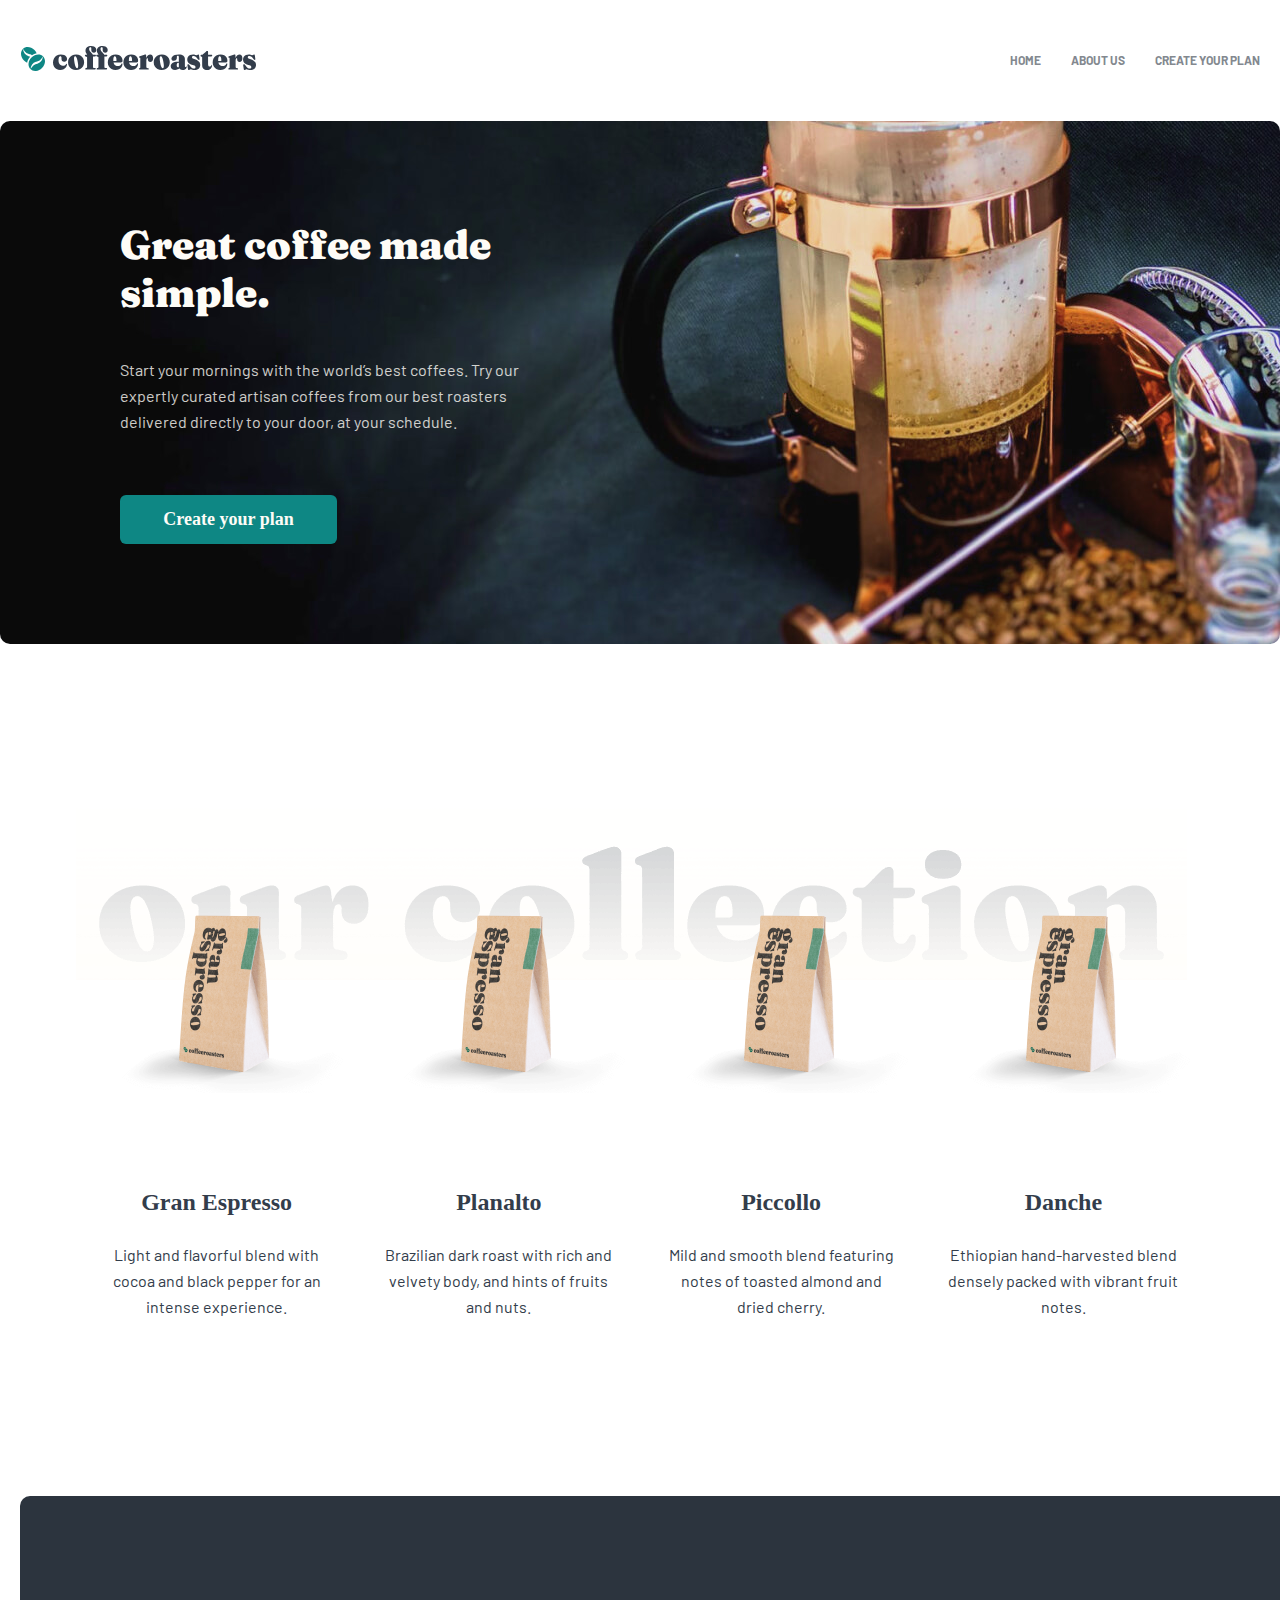
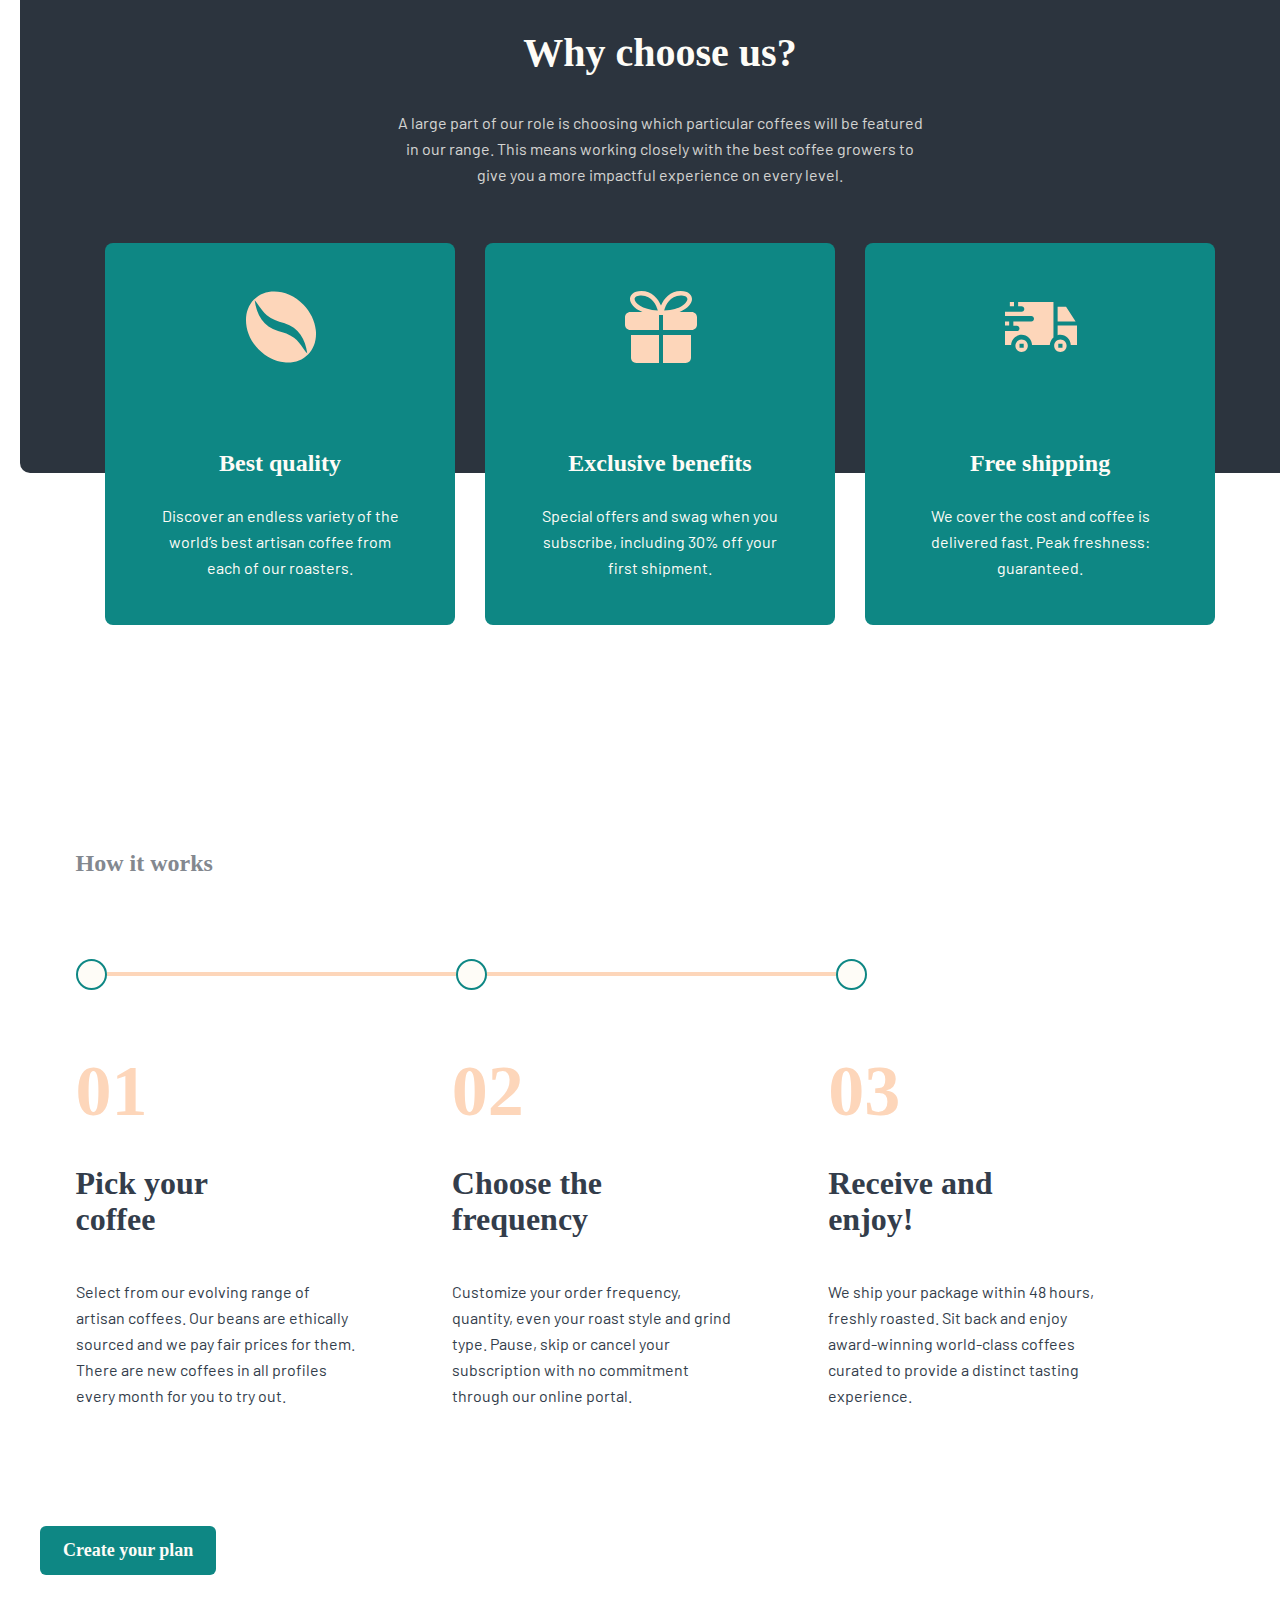
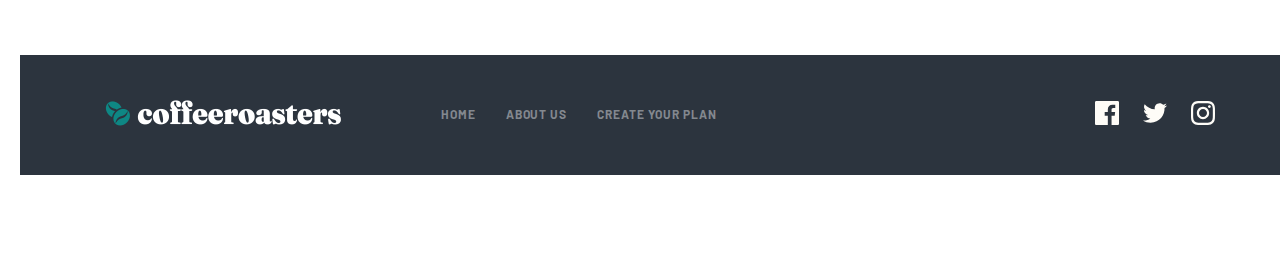
<file: index.html>
<!DOCTYPE html>
<html lang="en">

<head>
    <meta charset="UTF-8">
    <meta http-equiv="X-UA-Compatible" content="IE=edge">
    <meta name="viewport" content="width=device-width, initial-scale=1.0">
    <link rel="stylesheet" href="./min.css/main.css">
    <title>Cofferoasts</title>
</head>

<body>

    <h1 class="visually-hidden">Great coffee
        made simple.</h1>


    <header>

        <div class="site-header container">

            <a class="site_logo" href="#">
                <img src="./images/logo.svg" alt="sayt logotivi">
            </a>

            <a class="header__nav-link" href="#">HOME</a>
            <a class="header__nav-link" href="about.html">ABOUT US</a>
            <a class="header__nav-link" href="create-plan.html">CREATE YOUR PLAN</a>


        </div>


        <div class="header__hero-section container">

            <div class="hero-section__info">

                <h2 class="hero-section__heading">Great coffee
                    made simple.</h2>

                <p class="hero-section__discription">
                    Start your mornings with the world’s best coffees. Try our expertly curated artisan coffees from our
                    best roasters delivered directly to your door, at your schedule.
                </p>

                <a class="hero-section__link" href="#" target="_blank">Create your plan</a>


            </div>

        </div>

    </header>


    <main class="site-main">

        <section>

            <div class="section-collection container_small">

                <ul class="collection__list">

                    <li class="collection__list-item">
                        <img class="list-item__image" src="./images/paket.png"
                            srcset="./images/paket.png 1x, ./images/kopi4@2x.png 2x" alt="bu yerda rasm bor" width="255"
                            height="193">
                        <h3 class="list-item__heading">Gran Espresso</h3>
                        <p class="list-item__discription">Light and flavorful blend with cocoa and black pepper for an
                            intense
                            experience.</p>
                    </li>

                    <li class="collection__list-item">
                        <img class="list-item__image" src="./images/paket.png"
                            srcset="./images/paket.png 1x, ./images/kopi4@2x.png 2x" alt="bu yerda rasm bor" width="255"
                            height="193">
                        <h3 class="list-item__heading">Planalto</h3>
                        <p class="list-item__discription">Brazilian dark roast with rich and velvety body, and hints of
                            fruits
                            and nuts.</p>
                    </li>

                    <li class="collection__list-item">
                        <img class="list-item__image" src="./images/paket.png"
                            srcset="./images/paket.png 1x, ./images/kopi4@2x.png 2x" alt="bu yerda rasm bor" width="255"
                            height="193">
                        <h3 class="list-item__heading">Piccollo</h3>
                        <p class="list-item__discription">Mild and smooth blend featuring notes of toasted almond and
                            dried
                            cherry.</p>
                    </li>

                    <li class="collection__list-item">
                        <img class="list-item__image" src="./images/paket.png"
                            srcset="./images/paket.png 1x, ./images/kopi4@2x.png 2x" alt="bu yerda rasm bor" width="255"
                            height="193">
                        <h3 class="list-item__heading">Danche</h3>
                        <p class="list-item__discription">Ethiopian hand-harvested blend densely packed with vibrant
                            fruit
                            notes.</p>
                    </li>

                </ul>

            </div>

        </section>

        <section>

            <div class="container">

                <div class="section-choice">

                    <h2 class="section-choice__heading">Why choose us?</h2>

                    <p class="section-choice__discription">A large part of our role is choosing which particular coffees
                        will be
                        featured
                        in our range. This means working closely with the best coffee growers to give
                        you a more impactful experience on every level.
                    </p>

                    <ul class="section-choice__list">


                        <li class="section-choice__list-item">

                            <a class="section-choice__link" href="#">
                                <img class="section-choice__image" src="./images/coffee-bean.svg"
                                    alt="bu yerda rasm bor" width="72" height="72">

                                <h3 class="section-choice__list-item__heading">Best quality</h3>
                                <p class="section-choice__list-item__discription">Discover an endless variety of the
                                    world’s best artisan
                                    coffee from each of our roasters.

                                </p>
                            </a>

                        </li>

                        <li class="section-choice__list-item">

                            <a class="section-choice__link" href="#">
                                <img class="section-choice__image" src="./images/Combined-Shape.svg"
                                    alt="bu yerda rasm bor" width="72" height="72">

                                <h3 class="section-choice__list-item__heading">Exclusive benefits</h3>
                                <p class="section-choice__list-item__discription">
                                    Special offers and swag when you subscribe, including 30% off your first shipment.
                                </p>
                            </a>

                        </li>

                        <li class="section-choice__list-item">

                            <a class="section-choice__link" href="#">
                                <img class="section-choice__image" src="./images/free-shipping.svg"
                                    alt="bu yerda rasm bor" width="72" height="72">

                                <h3 class="section-choice__list-item__heading">Free shipping</h3>
                                <p class="section-choice__list-item__discription">
                                    We cover the cost and coffee is delivered fast. Peak freshness: guaranteed.
                                </p>

                            </a>

                        </li>


                    </ul>


                </div>

            </div>

        </section>

        <section>

            <div class="container_small">

                <h3 class="section__How-it-works__heading">How it works</h3>

                <div class="section-How-it-works__line-wrapper">

                    <span class="section-How-it-works__line-oval"></span>
                    <span class="section-How-it-works__line"></span>
                    <span class="section-How-it-works__line-oval"></span>
                    <span class="section-How-it-works__line"></span>
                    <span class="section-How-it-works__line-oval"></span>

                </div>

                <ul class="how-it-works__list">

                    <li class="how-it-works__list-item">
                        <h2 class="how-it-works__number">01</h2>

                        <h3 class="how-it-works__heading">Pick your
                            coffee</h3>

                        <p class="hov-it-works__discription">Select from our evolving range of artisan coffees. Our
                            beans
                            are
                            ethically sourced and we pay fair prices for them. There are new coffees in all profiles
                            every
                            month for you to try out.
                        </p>

                    </li>

                    <li class="how-it-works__list-item">

                        <h2 class="how-it-works__number">02</h2>

                        <h3 class="how-it-works__heading">Choose the frequency</h3>

                        <p class="hov-it-works__discription">
                            Customize your order frequency, quantity, even your roast style and grind type. Pause, skip
                            or
                            cancel your subscription with no commitment through our online portal.
                        </p>

                    </li>

                    <li class="how-it-works__list-item">

                        <h2 class="how-it-works__number">03</h2>

                        <h3 class="how-it-works__heading">Receive and enjoy!</h3>

                        <p class="hov-it-works__discription">
                            We ship your package within 48 hours, freshly roasted. Sit back and enjoy award-winning
                            world-class coffees curated to provide a distinct tasting experience.
                        </p>

                    </li>


                </ul>

            </div>

            <div class="container">
                <a class="hov-it-works__link" href="#">Create your plan</a>
            </div>


        </section>


    </main>

    <footer>

        <div class="container">

            <div class="site-footer">

                <a class="site-footer__logo" href="#"><img src="./images/footer-logo.png" alt="sayt logotivi"
                        width="236" height="26"></a>
                <a class="site-footer__link" href="#">HOME</a>
                <a class="site-footer__link" href="#">ABOUT US</a>
                <a class="site-footer__link" href="#">CREATE YOUR PLAN</a>
                <a class="site-footer__messenjer icon_facebook" href="#"><img src="./images/facebook.svg"
                        alt="facebook ikonkasi"></a>
                <a class="site-footer__messenjer" href="#"><img src="./images/twitter.svg" alt="twitter ikonkasi"></a>
                <a class="site-footer__messenjer" href="#"><img src="./images/instagram.svg"
                        alt="instagram ikonkasi"></a>

            </div>

        </div>

    </footer>


</body>

</html>
</file>
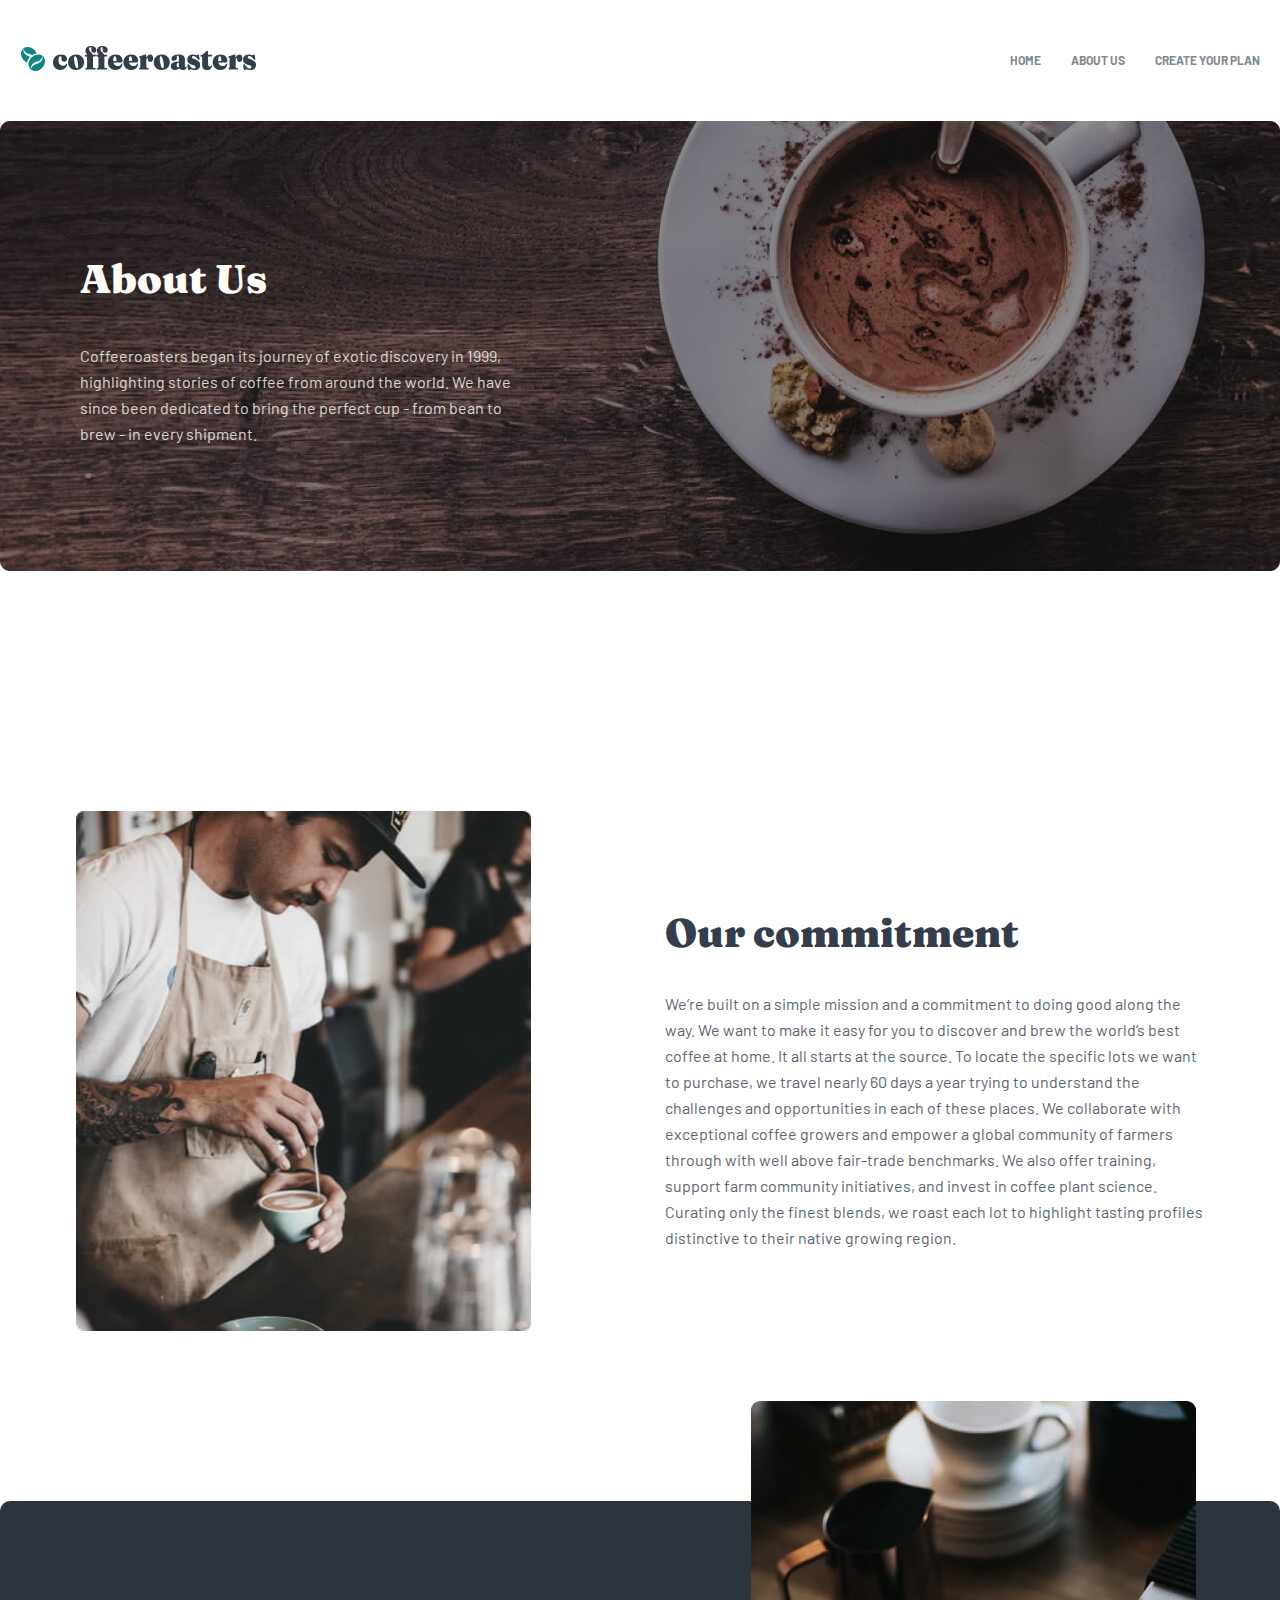
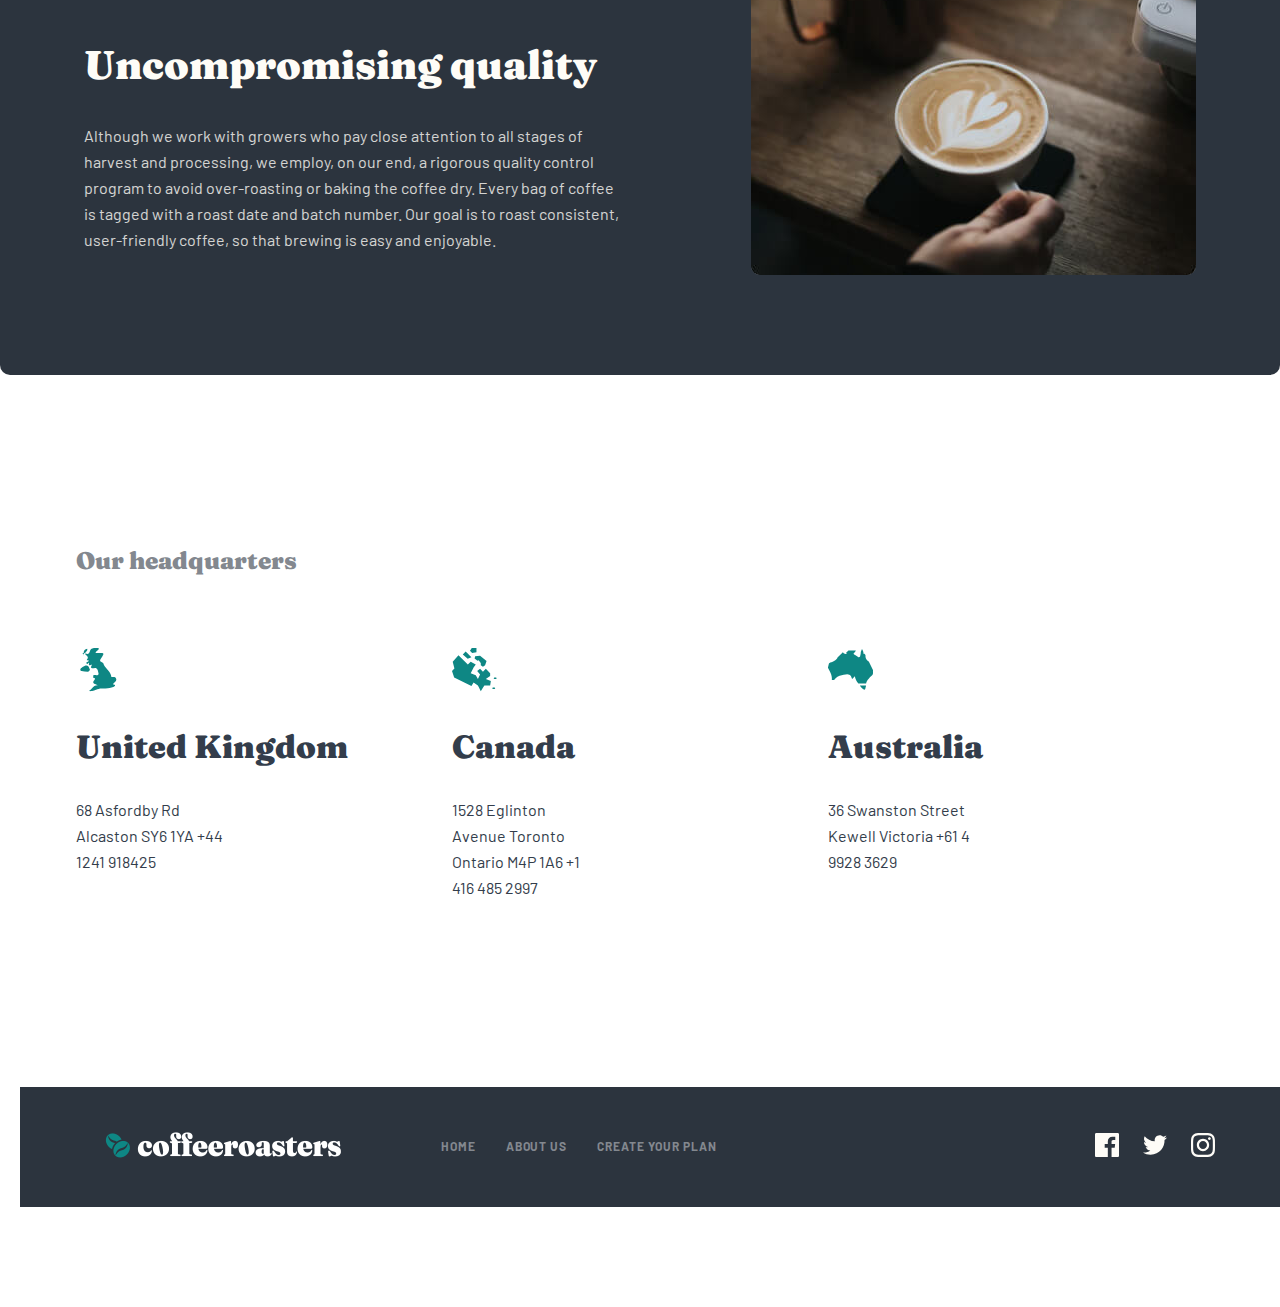
<file: about.html>
<!DOCTYPE html>
<html lang="en">

<head>
    <meta charset="UTF-8">
    <meta http-equiv="X-UA-Compatible" content="IE=edge">
    <meta name="viewport" content="width=device-width, initial-scale=1.0">
    <link rel="stylesheet" href="./min.css/main.css">
    <title>Cofferoasts</title>
</head>

<body>


    <header>

        <div class="site-header container">

            <a class="site_logo" href="#">
                <img src="./images/logo.svg" alt="sayt logotivi">
            </a>

            <a class="header__nav-link" href="index.html">HOME</a>
            <a class="header__nav-link" href="#">ABOUT US</a>
            <a class="header__nav-link" href="create-plan.html">CREATE YOUR PLAN</a>


        </div>


    </header>

    <main>

        <section class="hero-section">

            <div class="hero-section-wrapper container">
                <h2 class="hero-section__heading">About Us</h2>
                <p class="hero-section__discription">
                    Coffeeroasters began its journey of exotic discovery in 1999, highlighting stories of coffee from
                    around the world. We have since been dedicated to bring the perfect cup - from bean to brew - in
                    every shipment.
                </p>


            </div>

        </section>

        <section class="our-commitment">

            <div class="our-commitment-wrapper container_small">

                <img class="our-commitment__image" src="./images/our-cmmitment.jpg"
                    srcset="./images/our-commitment.jpg 1x, ./images/our-commitment@2x.jpg 2x"
                    alt="cofe tayyorlayotgan odam rasmi" width="455" height="520">

                <div class="our-commitment__info">
                    <h2>Our commitment</h2>

                    <p>We’re built on a simple mission and a commitment to doing good along the way. We want to make it
                        easy for you to discover and brew the world’s best coffee at home. It all starts at the source.
                        To locate the specific lots we want to purchase, we travel nearly 60 days a year trying to
                        understand the challenges and opportunities in each of these places. We collaborate with
                        exceptional coffee growers and empower a global community of farmers through with well above
                        fair-trade benchmarks. We also offer training, support farm community initiatives, and invest in
                        coffee plant science. Curating only the finest blends, we roast each lot to highlight tasting
                        profiles distinctive to their native growing region.
                    </p>

                </div>



            </div>

        </section>


        <section class="section-quality">

            <div class="section-quality__wrapper container">

                <div class="quality__info">

                    <h2 class="quality__heading">Uncompromising quality</h2>

                    <p class="quality__discription">
                        Although we work with growers who pay close attention to all stages of harvest and processing,
                        we employ, on our end, a rigorous quality control program to avoid over-roasting or baking the
                        coffee dry. Every bag of coffee is tagged with a roast date and batch number. Our goal is to
                        roast consistent, user-friendly coffee, so that brewing is easy and enjoyable.
                    </p>
                </div>

                <img class="quality__image" src="./images/quality.jpg"
                    srcset="./images/quality.jpg 1x, ./images/quality@2x.jpg 2x" alt="bu yerda kofeni rasmi bor"
                    width="445" height="474">


            </div>


        </section>

        <section class="section-Our-headquarters">

            <div class="Our-headquarters-wrapper container_small">

                <h3 class="Our-headquarters_heading">Our headquarters</h3>
                <ul class="Our-headquarters__list">
                    <li class="Our-headquarters__list-item">
                        <img src="./images/united-kingdom.svg" alt="bu yerda kartani rasmi bor" width="45" height="45">
                        <h3>United Kingdom</h3>
                        <p>68 Asfordby Rd
                            Alcaston
                            SY6 1YA
                            +44 1241 918425</p>
                    </li>

                    <li class="Our-headquarters__list-item">
                        <img src="./images/canada.svg" alt="bu yerda kartani rasmi bor" width="45" height="45">

                        <h3>Canada</h3>
                        <p>1528 Eglinton Avenue
                            Toronto
                            Ontario M4P 1A6
                            +1 416 485 2997</p>

                    </li>

                    <li class="Our-headquarters__list-item">
                        <img src="./images/australia.svg" alt="bu yerda kartani rasmi bor" width="45" height="45">
                        <h3>Australia</h3>
                        <p>36 Swanston Street
                            Kewell
                            Victoria
                            +61 4 9928 3629</p>

                    </li>
                </ul>


            </div>



        </section>

        <footer>

            <div class="container">

                <div class="site-footer">

                    <a class="site-footer__logo" href="#"><img src="./images/footer-logo.png" alt="sayt logotivi"
                            width="236" height="26"></a>
                    <a class="site-footer__link" href="#">HOME</a>
                    <a class="site-footer__link" href="#">ABOUT US</a>
                    <a class="site-footer__link" href="#">CREATE YOUR PLAN</a>
                    <a class="site-footer__messenjer icon_facebook" href="#"><img src="./images/facebook.svg"
                            alt="facebook ikonkasi"></a>
                    <a class="site-footer__messenjer" href="#"><img src="./images/twitter.svg"
                            alt="twitter ikonkasi"></a>
                    <a class="site-footer__messenjer" href="#"><img src="./images/instagram.svg"
                            alt="instagram ikonkasi"></a>

                </div>

            </div>

        </footer>



    </main>


</body>

</html>
</file>
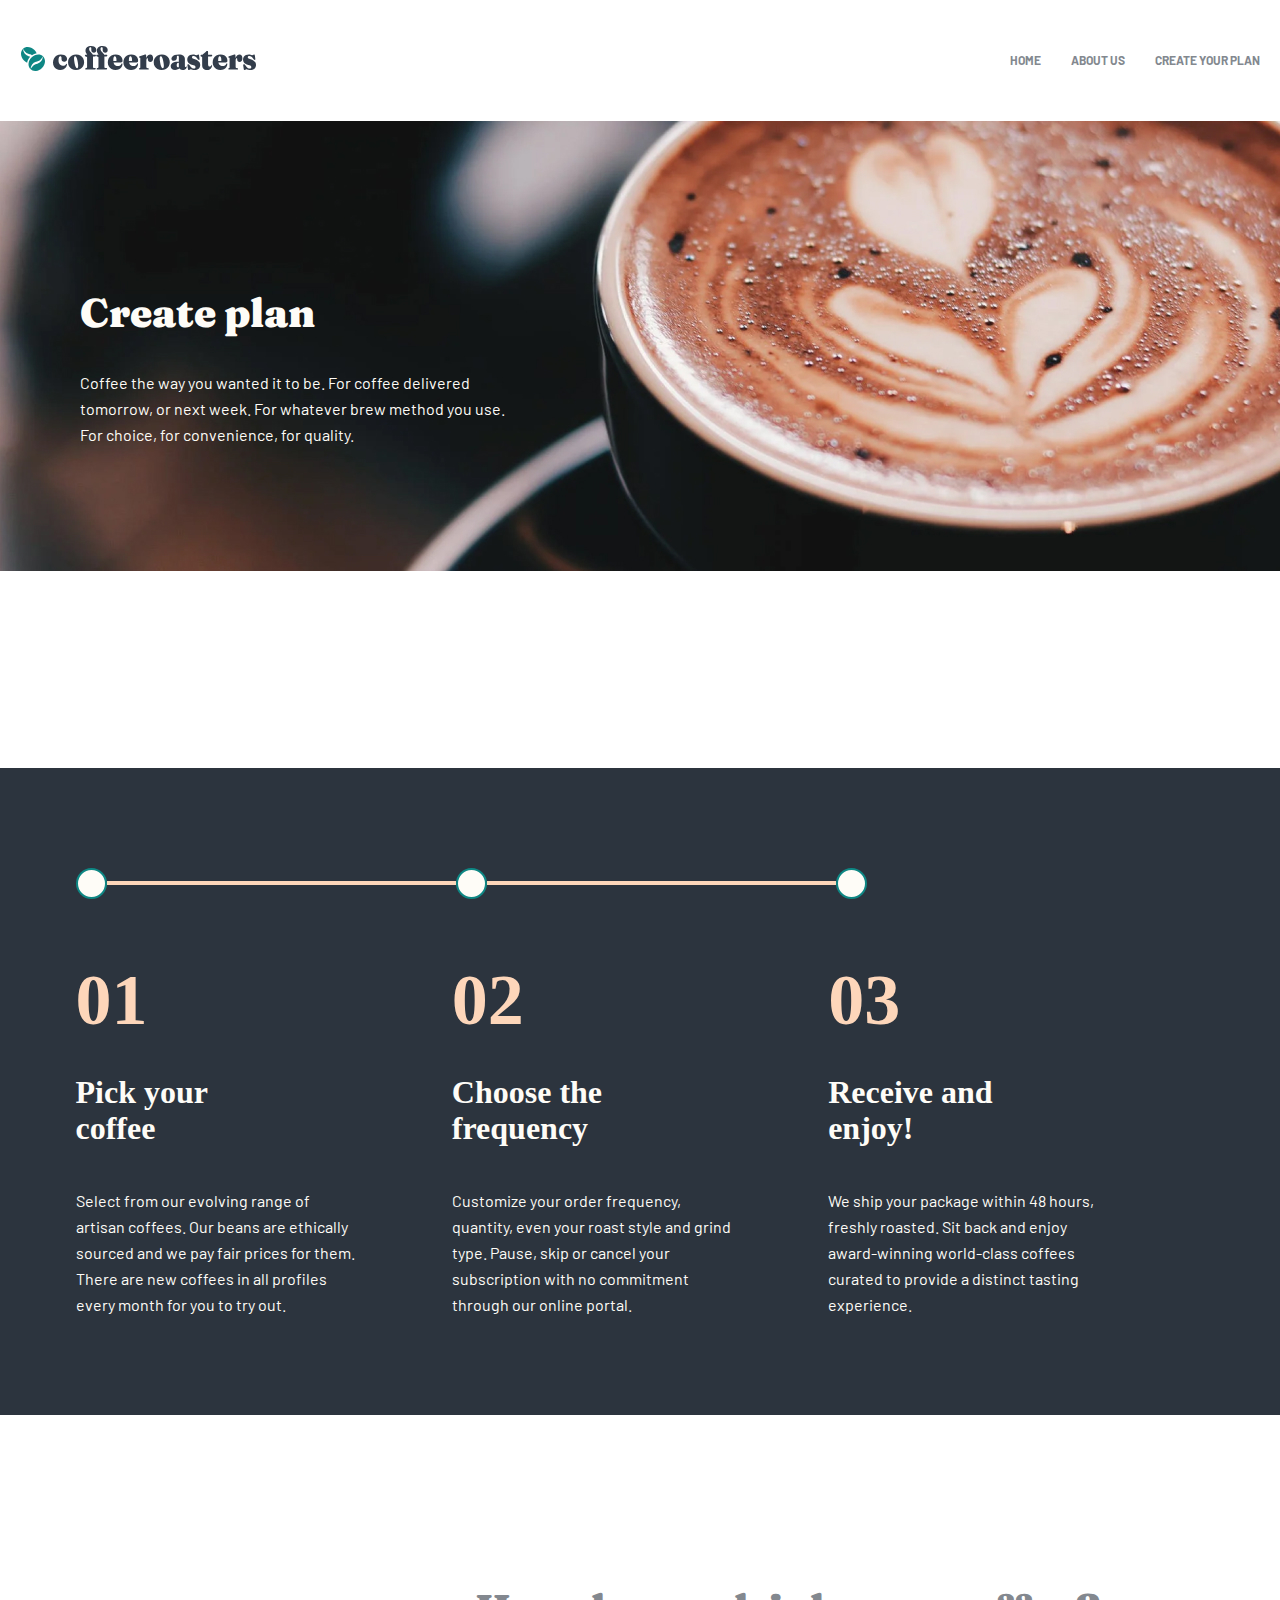
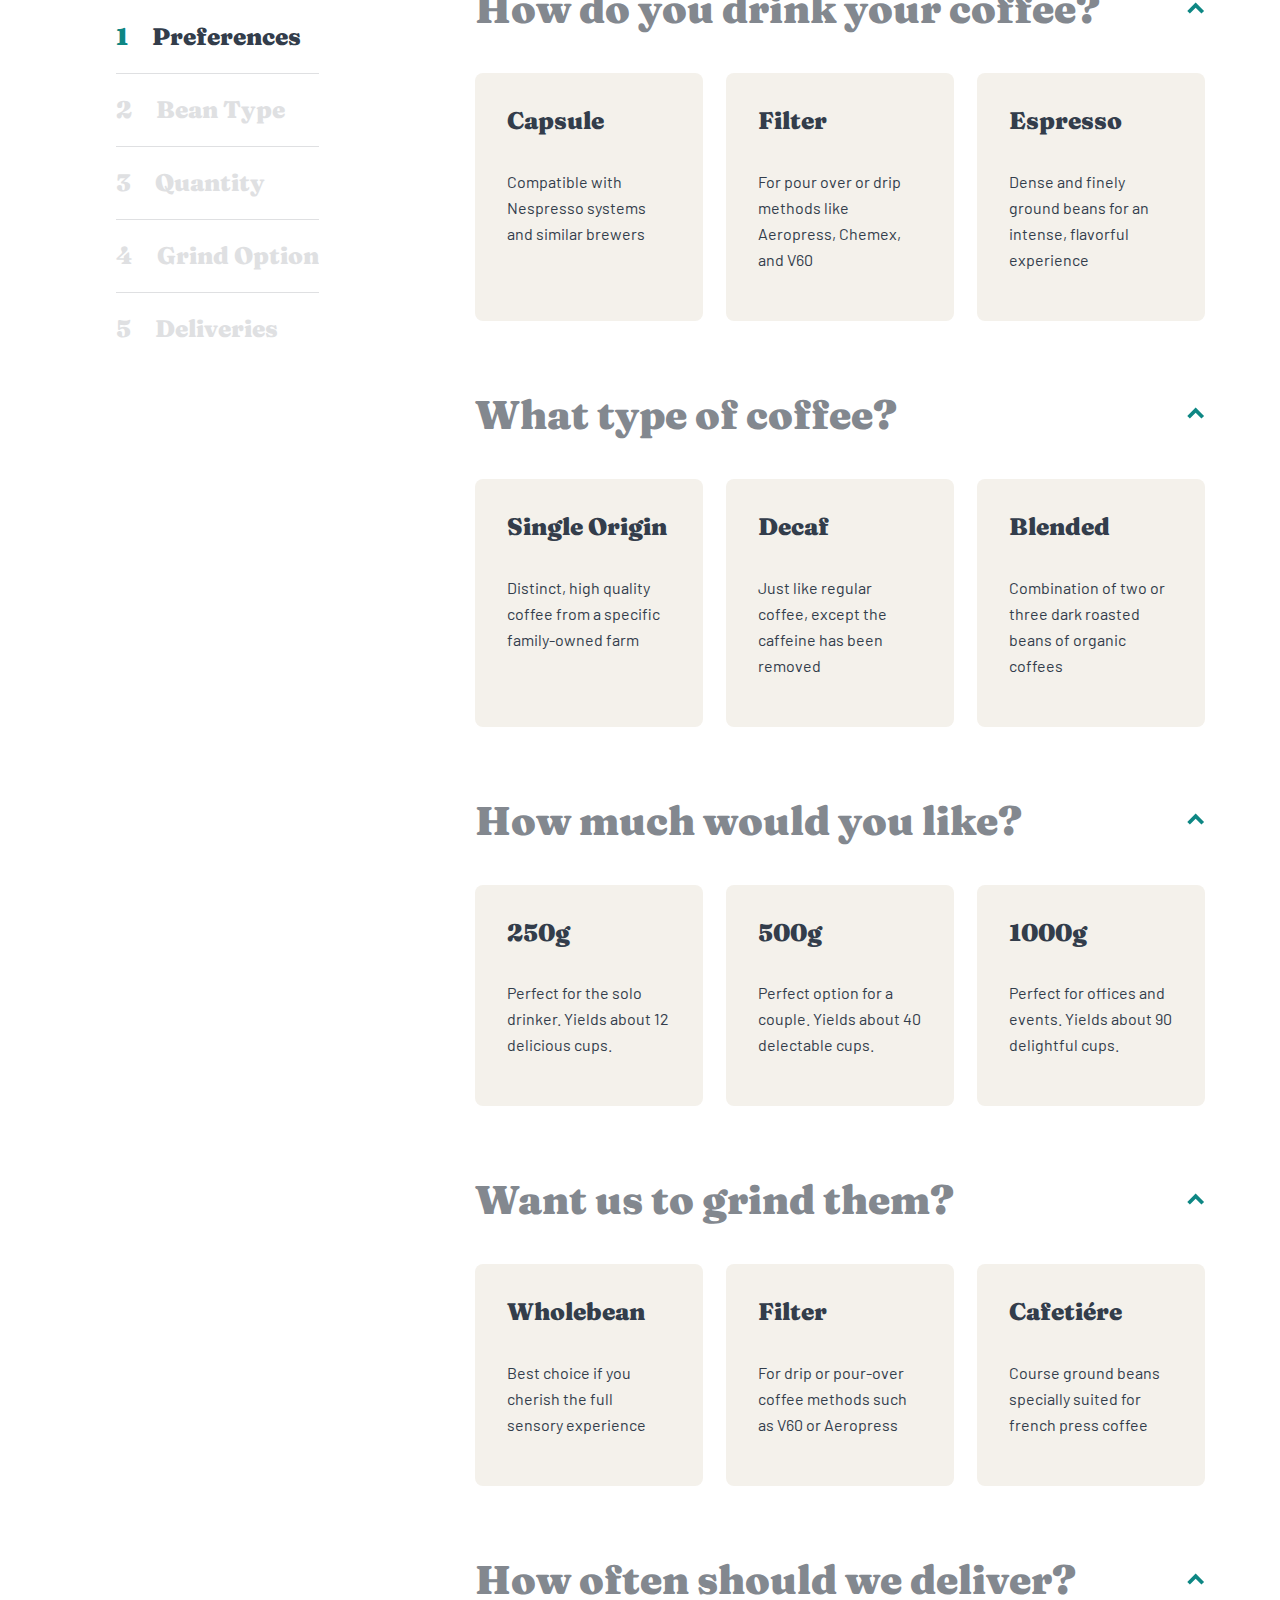
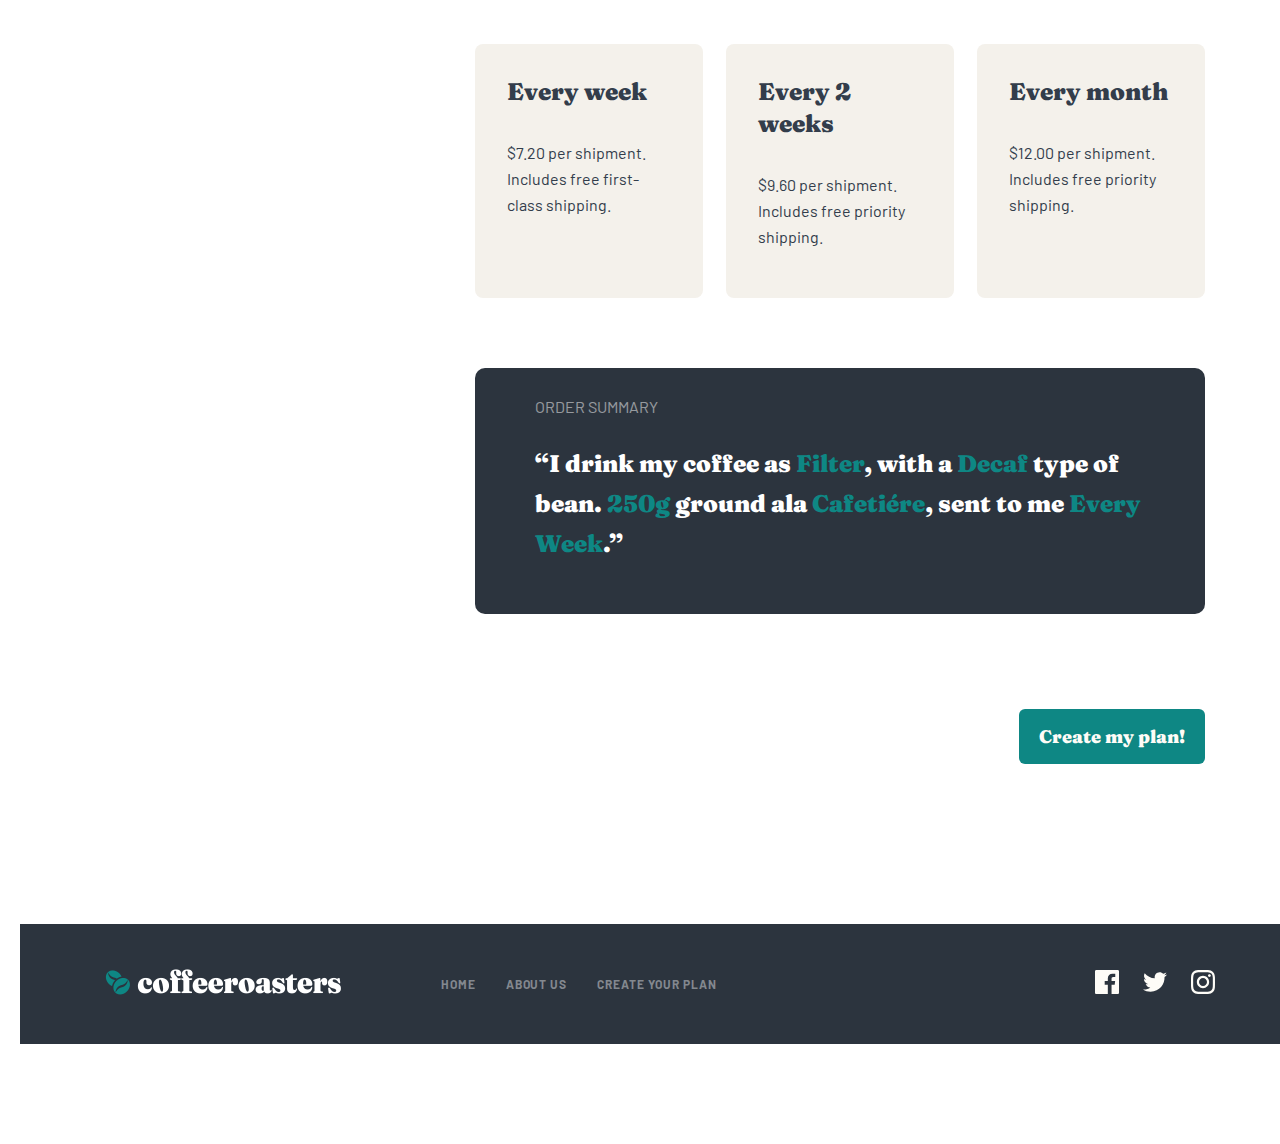
<file: create-plan.html>
<!DOCTYPE html>
<html lang="en">

<head>
    <meta charset="UTF-8">
    <meta http-equiv="X-UA-Compatible" content="IE=edge">
    <meta name="viewport" content="width=device-width, initial-scale=1.0">
    <link rel="stylesheet" href="./min.css/main.css">
    <title>Cofferoasts</title>
</head>

<body>

    <header>

        <div class="site-header container">

            <a class="site_logo" href="#">
                <img src="./images/logo.svg" alt="sayt logotivi">
            </a>

            <a class="header__nav-link" href="index.html">HOME</a>
            <a class="header__nav-link" href="about.html">ABOUT US</a>
            <a class="header__nav-link" href="#">CREATE YOUR PLAN</a>


        </div>


    </header>


    <main>

        <section class="kreate-plan__hero-section">

            <div class="create-plan__hero-section-wrapper container">
                <h2 class="create-plan__hero-section__heading">Create plan</h2>

                <p class="create-plan__hero-section__discription">
                    Coffee the way you wanted it to be. For coffee delivered tomorrow, or next week. For whatever brew
                    method you use. For choice, for convenience, for quality.
                </p>


            </div>

        </section>


        <section>

            <div class="create-plan__box container">

                <div class="container_small">



                    <div class="create-plan__How-it-works__line-wrapper">

                        <span class="create-plan__How-it-works__line-oval"></span>
                        <span class="create-plan__How-it-works__line"></span>
                        <span class="create-plan__How-it-works__line-oval"></span>
                        <span class="create-plan__How-it-works__line"></span>
                        <span class="create-plan__How-it-works__line-oval"></span>

                    </div>

                    <ul class="create-plan__how-it-works__list">

                        <li class="create-plan__how-it-works__list-item">
                            <h2 class="create-plan__how-it-works__number">01</h2>

                            <h3 class="create-plan__how-it-works__heading">Pick your
                                coffee</h3>

                            <p class="create-plan__how-it-works__discription">Select from our evolving range of artisan
                                coffees. Our
                                beans
                                are
                                ethically sourced and we pay fair prices for them. There are new coffees in all profiles
                                every
                                month for you to try out.
                            </p>

                        </li>

                        <li class="create-plan__how-it-works__list-item">

                            <h2 class="create-plan__how-it-works__number">02</h2>

                            <h3 class="create-plan__how-it-works__heading">Choose the frequency</h3>

                            <p class="create-plan__how-it-works__discription">
                                Customize your order frequency, quantity, even your roast style and grind type. Pause,
                                skip
                                or
                                cancel your subscription with no commitment through our online portal.
                            </p>

                        </li>

                        <li class="create-plan__how-it-works__list-item">

                            <h2 class="create-plan__how-it-works__number">03</h2>

                            <h3 class="create-plan__how-it-works__heading">Receive and enjoy!</h3>

                            <p class="create-plan__how-it-works__discription">
                                We ship your package within 48 hours, freshly roasted. Sit back and enjoy award-winning
                                world-class coffees curated to provide a distinct tasting experience.
                            </p>

                        </li>


                    </ul>

                </div>

            </div>

        </section>

        <section class="service">

            <div class="service-wrapper container_small">

                <div class="service__box-left">

                    <ol class="service__list">
                        <li class="service__list-item"><span class="list__span-1">1</span><a class="list__link-1"
                                href="#preferences">Preferences</a>
                        </li>

                        <li class="service__list-item"><span>2</span><a href="#bean-type">Bean
                                Type</a></li>

                        <li class="service__list-item"><span>3</span><a href="#quantity">Quantity</a></li>

                        <li class="service__list-item"><span>4</span><a href="#grind option">Grind Option</a></li>

                        <li class="service__list-item"><span>5</span><a href="#Deliveries">Deliveries</a></li>
                    </ol>

                </div>
                <!-- ================================================================== -->

                <form class="service__box-right">


                    <div class="box-right__wrapper-header">

                        <h3 class="service__box-right__heading">How do you drink your coffee?</h3>

                        <button class="box-right__button-icon">
                            <img class="service__box-right__image" id='preferences' src="./images/icon-top.svg"
                                alt="bu yerda icon bor" width="19" height="12">

                        </button>

                    </div>


                    <div class="chacced-info-wrapper">

                        <label class="form__label">
                            <input name="coffe" type="radio" value="Capsule"
                                class="chacced-info-wrapper__checbox visually-hidden">
                            <span class="checced_info-wrapper__span">
                                <h4>Capsule</h4>
                                <p>Compatible with Nespresso systems and similar brewers</p>
                            </span>
                        </label>


                        <label class="form__label">

                            <input name="coffe" type="radio" value="Filter"
                                class="chacced-info-wrapper__checbox visually-hidden">
                            <span class="checced_info-wrapper__span">
                                <h4>Filter</h4>
                                <p>For pour over or drip methods like Aeropress, Chemex, and V60</p>
                            </span>
                        </label>

                        <label class="form__label">

                            <input name="coffe" type="radio" value="Espresso"
                                class="chacced-info-wrapper__checbox visually-hidden">
                            <span class="checced_info-wrapper__span">
                                <h4>Espresso</h4>
                                <p>Dense and finely ground beans for an intense, flavorful experience</p>
                            </span>

                        </label>

                    </div>


                    <!-- ============================================= -->


                    <div class="box-right__wrapper-header">

                        <h3 class="service__box-right__heading">What type of coffee?</h3>

                        <button class="box-right__button-icon">
                            <img class="service__box-right__image" id='bean-type' src="./images/icon-top.svg"
                                alt="bu yerda icon bor" width="19" height="12">

                        </button>

                    </div>

                    <div class="chacced-info-wrapper">

                        <label class="form__label">
                            <input name="coffe" type="radio" value="Single Origin"
                                class="chacced-info-wrapper__checbox visually-hidden">
                            <span class="checced_info-wrapper__span">
                                <h4>Single Origin</h4>
                                <p>Distinct, high quality coffee from a specific family-owned farm</p>
                            </span>
                        </label>


                        <label class="form__label">

                            <input name="coffe" type="radio" value="Decaf"
                                class="chacced-info-wrapper__checbox visually-hidden">
                            <span class="checced_info-wrapper__span">
                                <h4>Decaf</h4>
                                <p>Just like regular coffee, except the caffeine has been removed</p>
                            </span>
                        </label>

                        <label class="form__label">

                            <input name="coffe" type="radio" value="Blended"
                                class="chacced-info-wrapper__checbox visually-hidden">
                            <span class="checced_info-wrapper__span">
                                <h4>Blended</h4>
                                <p>Combination of two or three dark roasted beans of organic coffees</p>
                            </span>

                        </label>

                    </div>
                    <!-- ======================================== -->

                    <div class="box-right__wrapper-header">

                        <h3 class="service__box-right__heading">How much would you like?</h3>

                        <button class="box-right__button-icon">
                            <img class="service__box-right__image" id='quantity' src="./images/icon-top.svg"
                                alt="bu yerda icon bor" width="19" height="12">

                        </button>

                    </div>


                    <div class="chacced-info-wrapper">

                        <label class="form__label">
                            <input name="coffe" type="radio" value="250"
                                class="chacced-info-wrapper__checbox visually-hidden">
                            <span class="checced_info-wrapper__span">
                                <h4>250g</h4>
                                <p>Perfect for the solo drinker. Yields about 12 delicious cups.</p>
                            </span>
                        </label>


                        <label class="form__label">

                            <input name="coffe" type="radio" value="500gf"
                                class="chacced-info-wrapper__checbox visually-hidden">
                            <span class="checced_info-wrapper__span">
                                <h4>500g</h4>
                                <p>Perfect option for a couple. Yields about 40 delectable cups.</p>
                            </span>
                        </label>

                        <label class="form__label">

                            <input name="coffe" type="radio" value="1000g"
                                class="chacced-info-wrapper__checbox visually-hidden">
                            <span class="checced_info-wrapper__span">
                                <h4>1000g</h4>
                                <p>Perfect for offices and events. Yields about 90 delightful cups.</p>
                            </span>

                        </label>

                    </div>

                    <!-- ======================================== -->

                    <div class="box-right__wrapper-header">

                        <h3 class="service__box-right__heading">Want us to grind them?</h3>

                        <button class="box-right__button-icon">
                            <img class="service__box-right__image" id='grind option' src="./images/icon-top.svg"
                                alt="bu yerda icon bor" width="19" height="12">

                        </button>

                    </div>

                    <div class="chacced-info-wrapper">

                        <label class="form__label">
                            <input name="coffe" type="radio" value="Wholebean"
                                class="chacced-info-wrapper__checbox visually-hidden">
                            <span class="checced_info-wrapper__span">
                                <h4>Wholebean</h4>
                                <p>Best choice if you cherish the full sensory experience</p>
                            </span>
                        </label>


                        <label class="form__label">

                            <input name="coffe" type="radio" value="Filter"
                                class="chacced-info-wrapper__checbox visually-hidden">
                            <span class="checced_info-wrapper__span">
                                <h4>Filter</h4>
                                <p>For drip or pour-over coffee methods such as V60 or Aeropress</p>
                            </span>
                        </label>

                        <label class="form__label">

                            <input name="coffe" type="radio" value="Cafetiére"
                                class="chacced-info-wrapper__checbox visually-hidden">
                            <span class="checced_info-wrapper__span">
                                <h4>Cafetiére</h4>
                                <p>Course ground beans specially suited for french press coffee</p>
                            </span>

                        </label>




                    </div>


                    <!-- ================================================= -->

                    <div class="box-right__wrapper-header">

                        <h3 class="service__box-right__heading">How often should we deliver?</h3>

                        <button class="box-right__button-icon">
                            <img class="service__box-right__image" id='Deliveries' src="./images/icon-top.svg"
                                alt="bu yerda icon bor" width="19" height="12">

                        </button>

                    </div>


                    <div class="chacced-info-wrapper">

                        <label class="form__label">
                            <input name="coffe" type="radio" value="Every week"
                                class="chacced-info-wrapper__checbox visually-hidden">
                            <span class="checced_info-wrapper__span">
                                <h4>Every week</h4>
                                <p>$7.20 per shipment. Includes free first-class shipping.</p>
                            </span>
                        </label>


                        <label class="form__label">

                            <input name="coffe" type="radio" value="Every 2 weeks"
                                class="chacced-info-wrapper__checbox visually-hidden">
                            <span class="checced_info-wrapper__span">
                                <h4>Every 2 weeks</h4>
                                <p>$9.60 per shipment. Includes free priority shipping.</p>
                            </span>
                        </label>

                        <label class="form__label">

                            <input name="coffe" type="radio" value="Every month"
                                class="chacced-info-wrapper__checbox visually-hidden">
                            <span class="checced_info-wrapper__span">
                                <h4>Every month</h4>
                                <p>$12.00 per shipment. Includes free priority shipping.</p>
                            </span>



                        </label>

                    </div>


                    <div class="Order-Summary">

                        <small>Order Summary</small>

                        <p>“I drink my coffee as <span>Filter</span>, with a <span>Decaf</span> type of bean.
                            <span>250g</span> ground ala <span>Cafetiére</span>, sent to
                            me <span>Every Week</span>.”
                        </p>

                    </div>

                    <button class="Order-Summary__button" type="submit"> Create my plan!</button>

                </form>


            </div>



        </section>



    </main>

    <footer>

        <div class="container">

            <div class="site-footer">

                <a class="site-footer__logo" href="#"><img src="./images/footer-logo.png" alt="sayt logotivi"
                        width="236" height="26"></a>
                <a class="site-footer__link" href="#">HOME</a>
                <a class="site-footer__link" href="#">ABOUT US</a>
                <a class="site-footer__link" href="#">CREATE YOUR PLAN</a>
                <a class="site-footer__messenjer icon_facebook" href="#"><img src="./images/facebook.svg"
                        alt="facebook ikonkasi"></a>
                <a class="site-footer__messenjer" href="#"><img src="./images/twitter.svg" alt="twitter ikonkasi"></a>
                <a class="site-footer__messenjer" href="#"><img src="./images/instagram.svg"
                        alt="instagram ikonkasi"></a>

            </div>

        </div>

    </footer>



</body>

</html>
</file>
<file: min.css/main.css>
@font-face{font-family:'Fraunces';font-style:normal;font-weight:400;src:url("../fonts/fraunces-v10-latin-regular.woff2") format("woff2"),url("../fonts/fraunces-v10-latin-regular.woff") format("woff")}@font-face{font-family:'Fraunces';font-style:normal;font-weight:900;src:url("../fonts/fraunces-v10-latin-900.woff2") format("woff2"),url("../fonts/fraunces-v10-latin-900.woff") format("woff")}@font-face{font-family:'Barlow';font-style:normal;font-weight:400;src:url("../fonts/barlow-v5-latin-regular.woff2") format("woff2"),url("../fonts/barlow-v5-latin-regular.woff") format("woff")}@font-face{font-family:'Barlow';font-style:normal;font-weight:700;src:url("../fonts/barlow-v5-latin-700.woff2") format("woff2"),url("../fonts/barlow-v5-latin-700.woff") format("woff")}@font-face{font-family:'Barlow';font-style:normal;font-weight:800;src:url("../fonts/barlow-v5-latin-800.woff2") format("woff2"),url("../fonts/barlow-v5-latin-800.woff") format("woff")}*,*::after,*::before{-webkit-box-sizing:border-box;box-sizing:border-box}.visually-hidden{clip:rect(0 0 0 0);-webkit-clip-path:inset(50%);clip-path:inset(50%);height:1px;overflow:hidden;position:absolute;white-space:nowrap;width:1px}.body{margin:0px;padding:0px}/*! normalize.css v8.0.1 | MIT License | github.com/necolas/normalize.css */html{line-height:1.15;-webkit-text-size-adjust:100%}body{margin:0}main{display:block}h1{font-size:2em;margin:0.67em 0}hr{-webkit-box-sizing:content-box;box-sizing:content-box;height:0;overflow:visible}pre{font-family:monospace, monospace;font-size:1em}a{background-color:transparent}abbr[title]{border-bottom:none;text-decoration:underline;-webkit-text-decoration:underline dotted;text-decoration:underline dotted}b,strong{font-weight:bolder}code,kbd,samp{font-family:monospace, monospace;font-size:1em}small{font-size:80%}sub,sup{font-size:75%;line-height:0;position:relative;vertical-align:baseline}sub{bottom:-0.25em}sup{top:-0.5em}img{border-style:none}button,input,optgroup,select,textarea{font-family:inherit;font-size:100%;line-height:1.15;margin:0}button,input{overflow:visible}button,select{text-transform:none}button,[type="button"],[type="reset"],[type="submit"]{-webkit-appearance:button}button::-moz-focus-inner,[type="button"]::-moz-focus-inner,[type="reset"]::-moz-focus-inner,[type="submit"]::-moz-focus-inner{border-style:none;padding:0}button:-moz-focusring,[type="button"]:-moz-focusring,[type="reset"]:-moz-focusring,[type="submit"]:-moz-focusring{outline:1px dotted ButtonText}fieldset{padding:0.35em 0.75em 0.625em}legend{-webkit-box-sizing:border-box;box-sizing:border-box;color:inherit;display:table;max-width:100%;padding:0;white-space:normal}progress{vertical-align:baseline}textarea{overflow:auto}[type="checkbox"],[type="radio"]{-webkit-box-sizing:border-box;box-sizing:border-box;padding:0}[type="number"]::-webkit-inner-spin-button,[type="number"]::-webkit-outer-spin-button{height:auto}[type="search"]{-webkit-appearance:textfield;outline-offset:-2px}[type="search"]::-webkit-search-decoration{-webkit-appearance:none}::-webkit-file-upload-button{-webkit-appearance:button;font:inherit}details{display:block}summary{display:list-item}template{display:none}[hidden]{display:none}.container{max-width:1320px;width:100%;margin:0 auto;padding:0px 20px}.container_small{width:1129px;margin:0 auto;padding:0px}.site-header{display:-webkit-box;display:-ms-flexbox;display:flex;-webkit-box-align:center;-ms-flex-align:center;align-items:center;padding-top:45px;padding-bottom:45px}.site_logo{margin-right:auto;text-decoration:none}.header__nav-link{margin-left:30px;text-decoration:none;font-family:'Barlow';font-style:normal;font-weight:bold;font-size:12px;line-height:15px;color:#83888F}.header__nav-link:hover{color:#141414}.header__nav-link:active{color:#141414}.header__hero-section{margin-bottom:140px;padding-top:100px;padding-bottom:100px;background-image:url(../images/bacground-image-1.jpg);background-repeat:no-repeat;border-radius:10px}@media only screen and (-webkit-min-device-pixel-ratio: 2), only screen and (min--moz-device-pixel-ratio: 2), only screen and (min-device-pixel-ratio: 2), only screen and (min-resolution: 192dpi), only screen and (min-resolution: 2dppx){.header__hero-section{background-image:url(../images/background-image@2x.png);background-size:cover}}.hero-section__info{display:-webkit-box;display:-ms-flexbox;display:flex;-webkit-box-orient:vertical;-webkit-box-direction:normal;-ms-flex-direction:column;flex-direction:column;width:493px;margin-left:100px}.hero-section__heading{margin:0%;margin-bottom:40px;width:100%;font-family:'Fraunces 9pt';font-style:normal;font-weight:900;font-size:72px;line-height:72px;color:#FEFCF7}.hero-section__discription{margin:0%;margin-bottom:60px;width:400px;font-family:Barlow;font-style:normal;font-weight:normal;font-size:16px;line-height:26px;color:#FEFCF7;mix-blend-mode:normal;opacity:0.8}.hero-section__link{width:217px;background:#0E8784;border-radius:6px;padding:12px 23px;text-align:center;text-decoration:none;font-family:'Fraunces 9pt';font-style:normal;font-weight:900;font-size:18px;line-height:25px;color:#FEFCF7}.hero-section__link:hover{background:#66D2CF}.site-main{display:-webkit-box;display:-ms-flexbox;display:flex;-webkit-box-orient:vertical;-webkit-box-direction:normal;-ms-flex-direction:column;flex-direction:column;height:100%}.section-collection{margin-bottom:160px;padding-top:100px;width:1129px;background-image:url(../images/bacground-our-collection.png);background-repeat:no-repeat}@media only screen and (-webkit-min-device-pixel-ratio: 2), only screen and (min--moz-device-pixel-ratio: 2), only screen and (min-device-pixel-ratio: 2), only screen and (min-resolution: 192dpi), only screen and (min-resolution: 2dppx){.section-collection{background-image:url("../../images/collection@2x.png");width:1111px}}.collection__list{display:-webkit-box;display:-ms-flexbox;display:flex;-ms-flex-pack:distribute;justify-content:space-around;padding-left:0}.collection__list-item{padding:0px 10px;width:255px;list-style:none}.list-item__image{margin-bottom:64px}.list-item__heading{margin-bottom:24px;font-family:'Fraunces 9pt';font-style:normal;font-weight:900;font-size:24px;line-height:32px;text-align:center;color:#333D4B}.list-item__discription{font-family:'Barlow';font-style:normal;font-weight:normal;font-size:16px;line-height:26px;text-align:center;color:#333D4B}.section-choice{margin-bottom:350px;width:1280px;height:577px;padding-top:100px;background-color:#2C343E;border-radius:10px}.section-choice__heading{font-family:'Fraunces 9pt';font-style:normal;font-weight:900;font-size:40px;line-height:48px;text-align:center;color:#FEFCF7}.section-choice__discription{width:540px;margin:0px auto;margin-bottom:40px;font-family:'Barlow';font-style:normal;font-weight:normal;font-size:16px;line-height:26px;text-align:center;color:#FEFCF7;mix-blend-mode:normal;opacity:0.8}.section-choice__list{display:-webkit-box;display:-ms-flexbox;display:flex;-webkit-box-pack:center;-ms-flex-pack:center;justify-content:center;padding:0px;list-style:none}.section-choice__list-item{margin:15px;padding:48px;width:350px;height:382px;background:#0E8784;border-radius:8px}.section-choice__image{margin-bottom:55px;margin-left:92px;margin-right:92px}.section-choice__link{text-decoration:none}.section-choice__list-item__heading{font-family:'Fraunces 9pt';font-style:normal;font-weight:900;font-size:24px;line-height:32px;text-align:center;color:#FEFCF7}.section-choice__list-item__discription{font-family:'Barlow';font-style:normal;font-weight:normal;font-size:16px;line-height:26px;text-align:center;color:#FEFCF7}.section__How-it-works__heading{margin-bottom:80px;font-family:'Fraunces 9pt';font-style:normal;font-weight:900;font-size:24px;line-height:32px;color:#83888F}.section-How-it-works__line-wrapper{display:-webkit-box;display:-ms-flexbox;display:flex;margin-bottom:65px;-webkit-box-align:center;-ms-flex-align:center;align-items:center}.section-How-it-works__line{display:inline-block;width:349px;height:1px;border:2px solid #FDD6BA}.section-How-it-works__line-oval{display:inline-block;width:31px;height:31px;background:#FEFCF7;border:2px solid #0E8784;-webkit-box-sizing:border-box;box-sizing:border-box;border-radius:50%}.how-it-works__list{padding:0px;display:-webkit-box;display:-ms-flexbox;display:flex;list-style:none}.how-it-works__list-item{margin-right:95px;width:285px;height:335px}.how-it-works__number{margin:0;margin-bottom:38px;font-family:'Fraunces 9pt';font-style:normal;font-weight:900;font-size:72px;line-height:72px;color:#FDD6BA}.how-it-works__heading{margin:0;margin-bottom:42px;width:200px;font-family:'Fraunces 9pt';font-style:normal;font-weight:900;font-size:32px;line-height:36px;color:#333D4B}.hov-it-works__discription{margin:0;font-family:'Barlow';font-style:normal;font-weight:normal;font-size:16px;line-height:26px;color:#333D4B}.hov-it-works__link{display:inline-block;margin-left:20px;margin-top:120px;margin-bottom:80px;padding:12px 23px;text-decoration:none;font-family:Fraunces 9pt;font-style:normal;font-weight:900;font-size:18px;line-height:25px;text-align:center;color:#FEFCF7;background:#0E8784;border-radius:6px}.hov-it-works__link:hover{background:#66D2CF}.site-footer{display:-webkit-box;display:-ms-flexbox;display:flex;-webkit-box-align:center;-ms-flex-align:center;align-items:center;margin-bottom:100px;padding:0px 85px;width:1280px;height:120px;background:#2C343E}.site-footer__logo{text-decoration:none;margin-right:100px}.site-footer__link{margin-right:30px;text-decoration:none;font-family:'Barlow';font-style:normal;font-weight:bold;font-size:12px;line-height:15px;letter-spacing:0.923077px;text-transform:uppercase;color:#83888F}.site-footer__link:hover{color:#f3f3fc}.site-footer__messenjer{margin-left:24px;text-decoration:none}.icon_facebook{margin-left:auto}.hero-section-wrapper{margin-bottom:170px;padding:134px 80px;background-image:url(../images/Bitmap.jpg);background-repeat:no-repeat;background-size:1280px}@media only screen and (-webkit-min-device-pixel-ratio: 2), only screen and (min--moz-device-pixel-ratio: 2), only screen and (min-device-pixel-ratio: 2), only screen and (min-resolution: 192dpi), only screen and (min-resolution: 2dppx){.hero-section-wrapper{background-image:url(../images/Bitmap@2x.jpg)}}.hero-section__heading{font-family:'Fraunces';font-style:normal;font-weight:900;font-size:40px;line-height:48px;color:#FEFCF7}.hero-section__discription{width:450px;font-family:'Barlow';font-style:normal;font-weight:normal;font-size:16px;line-height:26px;color:#FEFCF7}.our-commitment-wrapper{display:-webkit-box;display:-ms-flexbox;display:flex;-webkit-box-align:center;-ms-flex-align:center;align-items:center;-webkit-box-pack:justify;-ms-flex-pack:justify;justify-content:space-between;margin-bottom:170px}.our-commitment__info{width:540px}.our-commitment__info h2{font-family:'Fraunces';font-style:normal;font-weight:900;font-size:40px;line-height:48px;color:#333D4B}.our-commitment__info p{font-family:'Barlow';font-style:normal;font-weight:normal;font-size:16px;line-height:26px;color:#333D4B;mix-blend-mode:normal;opacity:0.8}.section-quality__wrapper{position:static;display:-webkit-box;display:-ms-flexbox;display:flex;-webkit-box-align:center;-ms-flex-align:center;align-items:center;-ms-flex-pack:distribute;justify-content:space-around;background-color:#2C343E;border-radius:10px;margin-bottom:170px}.quality__info{width:540px}.quality__heading{font-family:'Fraunces';font-style:normal;font-weight:900;font-size:40px;line-height:48px;color:#FEFCF7}.quality__discription{font-family:'Barlow';font-style:normal;font-weight:normal;font-size:16px;line-height:26px;color:#FEFCF7;mix-blend-mode:normal;opacity:0.8}.quality__image{position:relative;bottom:100px;border-radius:9px}.Our-headquarters-wrapper{margin-bottom:170px}.Our-headquarters_heading{display:block;margin-bottom:70px;font-family:'Fraunces';font-style:normal;font-weight:900;font-size:24px;line-height:32px;color:#83888F}.Our-headquarters__list{display:-webkit-box;display:-ms-flexbox;display:flex;-webkit-box-pack:start;-ms-flex-pack:start;justify-content:start;padding:0%;list-style:none}.Our-headquarters__list-item{margin-right:95px;width:285px}.Our-headquarters__list-item h3{font-family:'Fraunces';font-style:normal;font-weight:900;font-size:32px;line-height:36px;color:#333D4B}.Our-headquarters__list-item p{width:150px;font-family:'Barlow';font-style:normal;font-weight:normal;font-size:16px;line-height:26px;color:#333D4B}.create-plan__hero-section-wrapper{margin-bottom:170px;padding:134px 80px;background-image:url(../images/create-plan.jpg);background-repeat:no-repeat;background-size:1280px}@media only screen and (-webkit-min-device-pixel-ratio: 2), only screen and (min--moz-device-pixel-ratio: 2), only screen and (min-device-pixel-ratio: 2), only screen and (min-resolution: 192dpi), only screen and (min-resolution: 2dppx){.create-plan__hero-section-wrapper{background-image:url("/images/create-plan-2x.jpg")}}.create-plan__hero-section__heading{font-family:'Fraunces';font-style:normal;font-weight:900;font-size:40px;line-height:48px;color:#FEFCF7}.create-plan__hero-section__discription{width:450px;font-family:'Barlow';font-style:normal;font-weight:normal;font-size:16px;line-height:26px;color:#FEFCF7}.create-plan__box{margin-bottom:170px;background-color:#2C343E;padding:100px 0px}.create-plan__How-it-works__line-wrapper{display:-webkit-box;display:-ms-flexbox;display:flex;margin-bottom:65px;-webkit-box-align:center;-ms-flex-align:center;align-items:center}.create-plan__How-it-works__line{display:inline-block;width:349px;height:1px;border:2px solid #FDD6BA}.create-plan__How-it-works__line-oval{display:inline-block;width:31px;height:31px;background:#FEFCF7;border:2px solid #0E8784;-webkit-box-sizing:border-box;box-sizing:border-box;border-radius:50%}.create-plan__how-it-works__list{padding:0px;display:-webkit-box;display:-ms-flexbox;display:flex;list-style:none}.create-plan__how-it-works__list-item{margin-right:95px;width:285px;height:335px}.create-plan__how-it-works__number{margin:0;margin-bottom:38px;font-family:'Fraunces 9pt';font-style:normal;font-weight:900;font-size:72px;line-height:72px;color:#FDD6BA}.create-plan__how-it-works__heading{margin:0;margin-bottom:42px;width:200px;font-family:'Fraunces 9pt';font-style:normal;font-weight:900;font-size:32px;line-height:36px;color:#FEFCF7}.create-plan__how-it-works__discription{margin:0;font-family:'Barlow';font-style:normal;font-weight:normal;font-size:16px;line-height:26px;color:#FEFCF7}.service-wrapper{display:-webkit-box;display:-ms-flexbox;display:flex;-webkit-box-pack:justify;-ms-flex-pack:justify;justify-content:space-between}.service__box-left{max-width:255px}.service__list{list-style:none}.service__list-item{padding:20px 0px}.service__list-item ~ li{border-top:1px solid  #83888F;opacity:0.25}.service__list-item a{text-decoration:none;font-family:'Fraunces';font-style:normal;font-weight:900;font-size:24px;line-height:32px;color:#83888F}.service__list span{margin-right:24px;font-family:'Fraunces';font-style:normal;font-weight:900;font-size:24px;line-height:32px;color:#83888F}.list__span-1.list__span-1{color:#0E8784}.list__link-1.list__link-1{color:#333D4B}.service__box-right{width:730px;margin-bottom:160px}.service__box-right__heading{display:inline-block;margin:0;font-family:'Fraunces';font-style:normal;font-weight:900;font-size:40px;line-height:48px;color:#83888F}.service__box-right__heading:disabled{color:#83888F}.box-right__wrapper-header{display:-webkit-box;display:-ms-flexbox;display:flex;margin-bottom:40px;-webkit-box-pack:justify;-ms-flex-pack:justify;justify-content:space-between}.box-right__button-icon{border:0px;padding:0px;background-color:white}.service__box-right__image:hover{background:#66D2CF;-webkit-transform:matrix(1, 0, 0, -1, 0, 0);transform:matrix(1, 0, 0, -1, 0, 0)}.service__box-right__image:disabled{background:#0E8784}.chacced-info-wrapper{display:-webkit-box;display:-ms-flexbox;display:flex;-webkit-box-pack:justify;-ms-flex-pack:justify;justify-content:space-between;margin-bottom:70px}.form__label{display:-webkit-box;display:-ms-flexbox;display:flex}.chacced-info-wrapper__checbox:hover+.checced_info-wrapper__span{background:#FDD6BA}.chacced-info-wrapper__checbox:checked+.checced_info-wrapper__span{background:#0E8784}.checced_info-wrapper__span{display:inline-block;width:228px;padding:32px;background:#F4F1EB;border-radius:8px}.checced_info-wrapper__span h4{margin-top:0;font-family:'Fraunces';font-style:normal;font-weight:900;font-size:24px;line-height:32px;color:#333D4B}.checced_info-wrapper__span p{font-family:'Barlow';font-style:normal;font-weight:normal;font-size:16px;line-height:26px;color:#333D4B}.Order-Summary{margin-bottom:95px;border-radius:10px;padding:26px 60px;background:#2C343E}.Order-Summary small{font-family:'Barlow';font-style:normal;font-weight:normal;font-size:16px;line-height:26px;text-transform:uppercase;color:#FFFFFF;mix-blend-mode:normal;opacity:0.5}.Order-Summary p{font-family:'Fraunces';font-style:normal;font-weight:900;font-size:24px;line-height:40px;color:#FFFFFF}.Order-Summary span{color:#0E8784}.Order-Summary__button{display:block;margin-left:auto;padding:15px 20px;border:0px;background:#0E8784;border-radius:6px;font-family:'Fraunces';font-style:normal;font-weight:900;font-size:18px;line-height:25px;text-align:center;color:#FEFCF7}.Order-Summary__button:hover{background:#66D2CF}
/*# sourceMappingURL=main.css.map */
</file>
